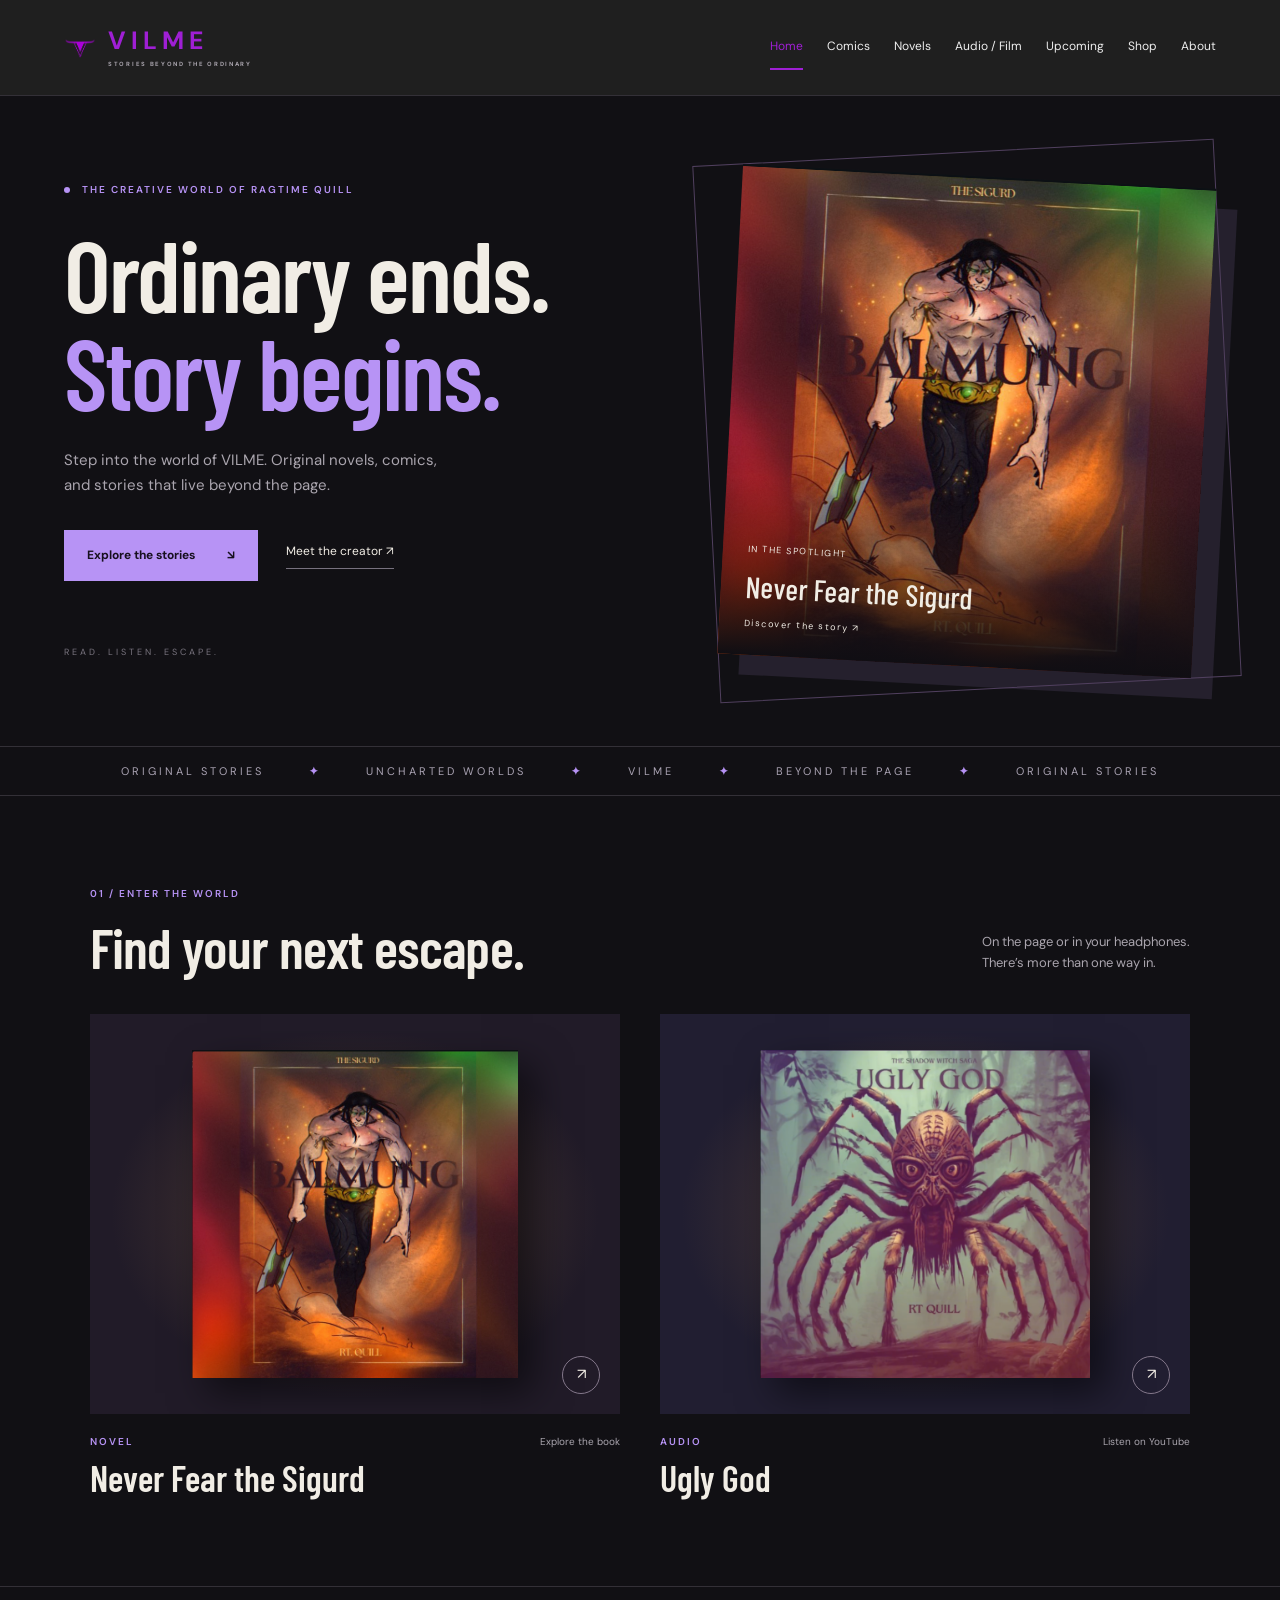
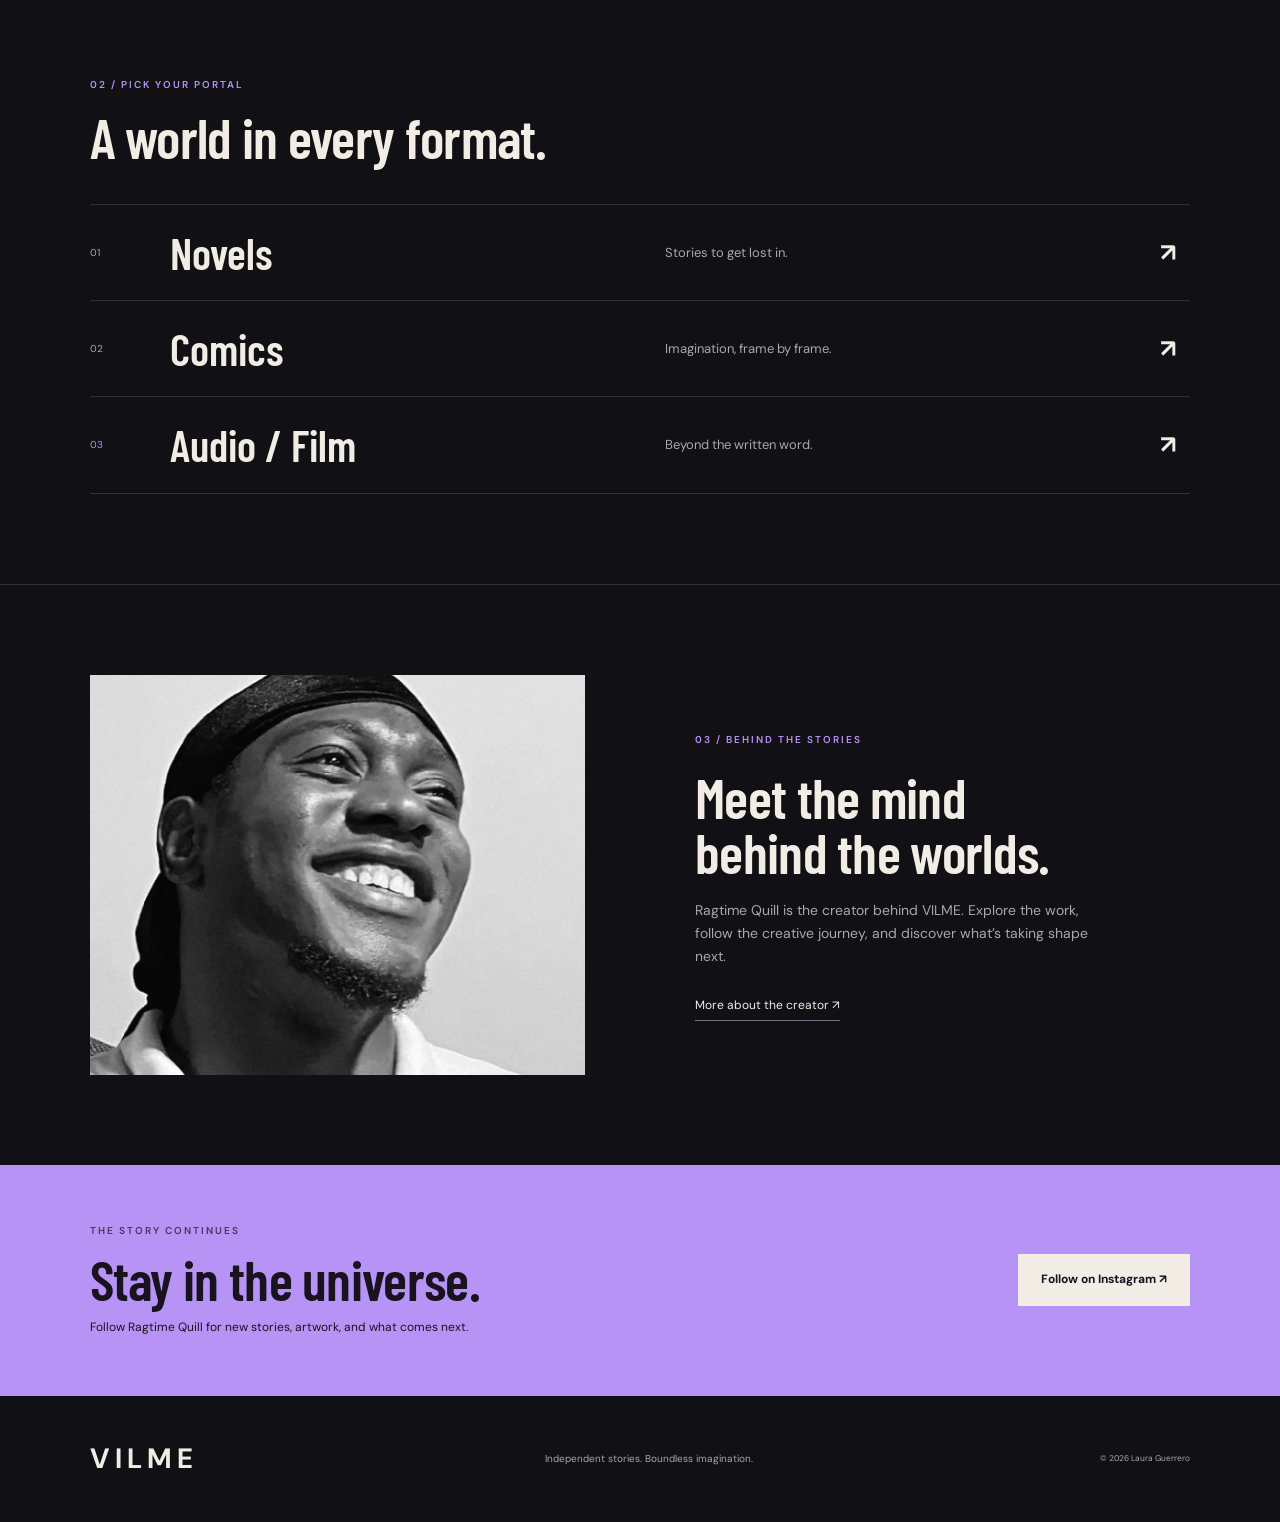
<file: index.html>
<!doctype html>
<html lang="en">
  <head>
    <meta charset="utf-8">
    <meta name="viewport" content="width=device-width,initial-scale=1">
    <title>Stories beyond the ordinary — VILME</title>
    <meta name="description" content="Explore VILME: novels, comics, audio and film by Ragtime Quill.">
    <link rel="stylesheet" href="css/site.css">
    <script src="site.js" defer></script>
  </head>
  <body>
    <a class="skip" href="#main">Skip to content</a>
    <!-- Navigation is repeated on each page. Keep the links in sync when adding or renaming a page. -->
    <header>
      <a class="brand" href="index.html"><img src="images/logo.png" alt="">VILME<span>STORIES BEYOND THE ORDINARY</span></a>
      <button class="menu" aria-expanded="false" aria-controls="navigation">Menu <span>＋</span></button>
      <nav id="navigation" aria-label="Main navigation">
        <a href="index.html" aria-current="page">Home</a>
        <a href="comics.html" >Comics</a>
        <a href="novels.html" >Novels</a>
        <a href="film.html" >Audio / Film</a>
        <a href="upcoming.html" >Upcoming</a>
        <a href="shop.html" >Shop</a>
        <a href="about.html" >About</a>
      </nav>
    </header>
    <main id="main">
      <!-- Homepage hero. Edit the headline, intro, and spotlight artwork here. -->
      <section class="hero">
        <div class="hero-copy">
          <span class="eyebrow"><i></i> THE CREATIVE WORLD OF RAGTIME QUILL</span>
          <h1>Ordinary ends.<br><em>Story begins.</em></h1>
          <p>Step into the world of VILME. Original novels, comics, and stories that live beyond the page.</p>
          <div class="actions">
            <a class="button" href="#selected">Explore the stories <span>↘</span></a>
            <a class="text-link" href="about.html">Meet the creator ↗</a>
          </div>
          <span class="hero-note">READ. LISTEN. ESCAPE.</span>
        </div>
        <a class="hero-art" href="novels/novel1.html" aria-label="Explore Never Fear the Sigurd">
          <img src="images/novels/book1.png" alt="Illustrated cover of Never Fear the Sigurd">
          <div class="art-caption">
            <span>IN THE SPOTLIGHT</span>
            <strong>Never Fear the Sigurd</strong>
            <span>Discover the story ↗</span>
          </div>
        </a>
      </section>
      <div class="ticker" aria-hidden="true">ORIGINAL STORIES <b>✦</b> UNCHARTED WORLDS <b>✦</b> VILME <b>✦</b> BEYOND THE PAGE <b>✦</b> ORIGINAL STORIES</div>
      <!-- Featured work cards. Each card has its own link, image, and title. -->
      <section class="section" id="selected">
        <div class="section-heading">
          <div>
            <span class="eyebrow">01 / ENTER THE WORLD</span>
            <h2>Find your next escape.</h2>
          </div>
          <p>On the page or in your headphones.<br>There’s more than one way in.</p>
        </div>
        <div class="works">
          <a class="work" href="novels/novel1.html">
            <div class="work-image">
              <img src="images/novels/book1.png" alt="Never Fear the Sigurd cover" loading="lazy">
              <span class="round-arrow">↗</span>
            </div>
            <div class="work-meta">
              <span class="eyebrow">NOVEL</span>
              <span>Explore the book</span>
            </div>
            <h3>Never Fear the Sigurd</h3>
          </a>
          <a class="work" href="https://www.youtube.com/watch?v=ad5lu7HoI8E">
            <div class="work-image">
              <img src="images/audio/audio1.png" alt="Ugly God cover" loading="lazy">
              <span class="round-arrow">↗</span>
            </div>
            <div class="work-meta">
              <span class="eyebrow">AUDIO</span>
              <span>Listen on YouTube</span>
            </div>
            <h3>Ugly God</h3>
          </a>
        </div>
      </section>
      <!-- Links to the main story categories. -->
      <section class="worlds section">
        <span class="eyebrow">02 / PICK YOUR PORTAL</span>
        <h2>A world in every format.</h2>
        <div class="portal-list">
          <a href="novels.html">
            <span>01</span>
            <h3>Novels</h3>
            <p>Stories to get lost in.</p>
            <b>↗</b>
          </a>
          <a href="comics.html">
            <span>02</span>
            <h3>Comics</h3>
            <p>Imagination, frame by frame.</p>
            <b>↗</b>
          </a>
          <a href="film.html">
            <span>03</span>
            <h3>Audio / Film</h3>
            <p>Beyond the written word.</p>
            <b>↗</b>
          </a>
        </div>
      </section>
      <!-- Creator preview. Edit the full biography in about.html. -->
      <section class="creator section">
        <img src="images/about/person.jpg" alt="Ragtime Quill" loading="lazy">
        <div>
          <span class="eyebrow">03 / BEHIND THE STORIES</span>
          <h2>Meet the mind<br>behind the worlds.</h2>
          <p>Ragtime Quill is the creator behind VILME. Explore the work, follow the creative journey, and discover what’s taking shape next.</p>
          <a class="text-link" href="about.html">More about the creator ↗</a>
        </div>
      </section>
    </main>
    <!-- Instagram callout. Keep the profile link in sync across pages. -->
    <section class="follow">
      <div>
        <span class="eyebrow">THE STORY CONTINUES</span>
        <h2>Stay in the universe.</h2>
        <p>Follow Ragtime Quill for new stories, artwork, and what comes next.</p>
      </div>
      <a class="button light" href="https://www.instagram.com/rt_quill/" target="_blank" rel="noopener noreferrer">Follow on Instagram ↗</a>
    </section>
    <footer>
      <a class="wordmark" href="index.html">VILME</a>
      <span>Independent stories. Boundless imagination.</span>
      <small>© 2026 Laura Guerrero</small>
    </footer>
  </body>
</html>
</file>
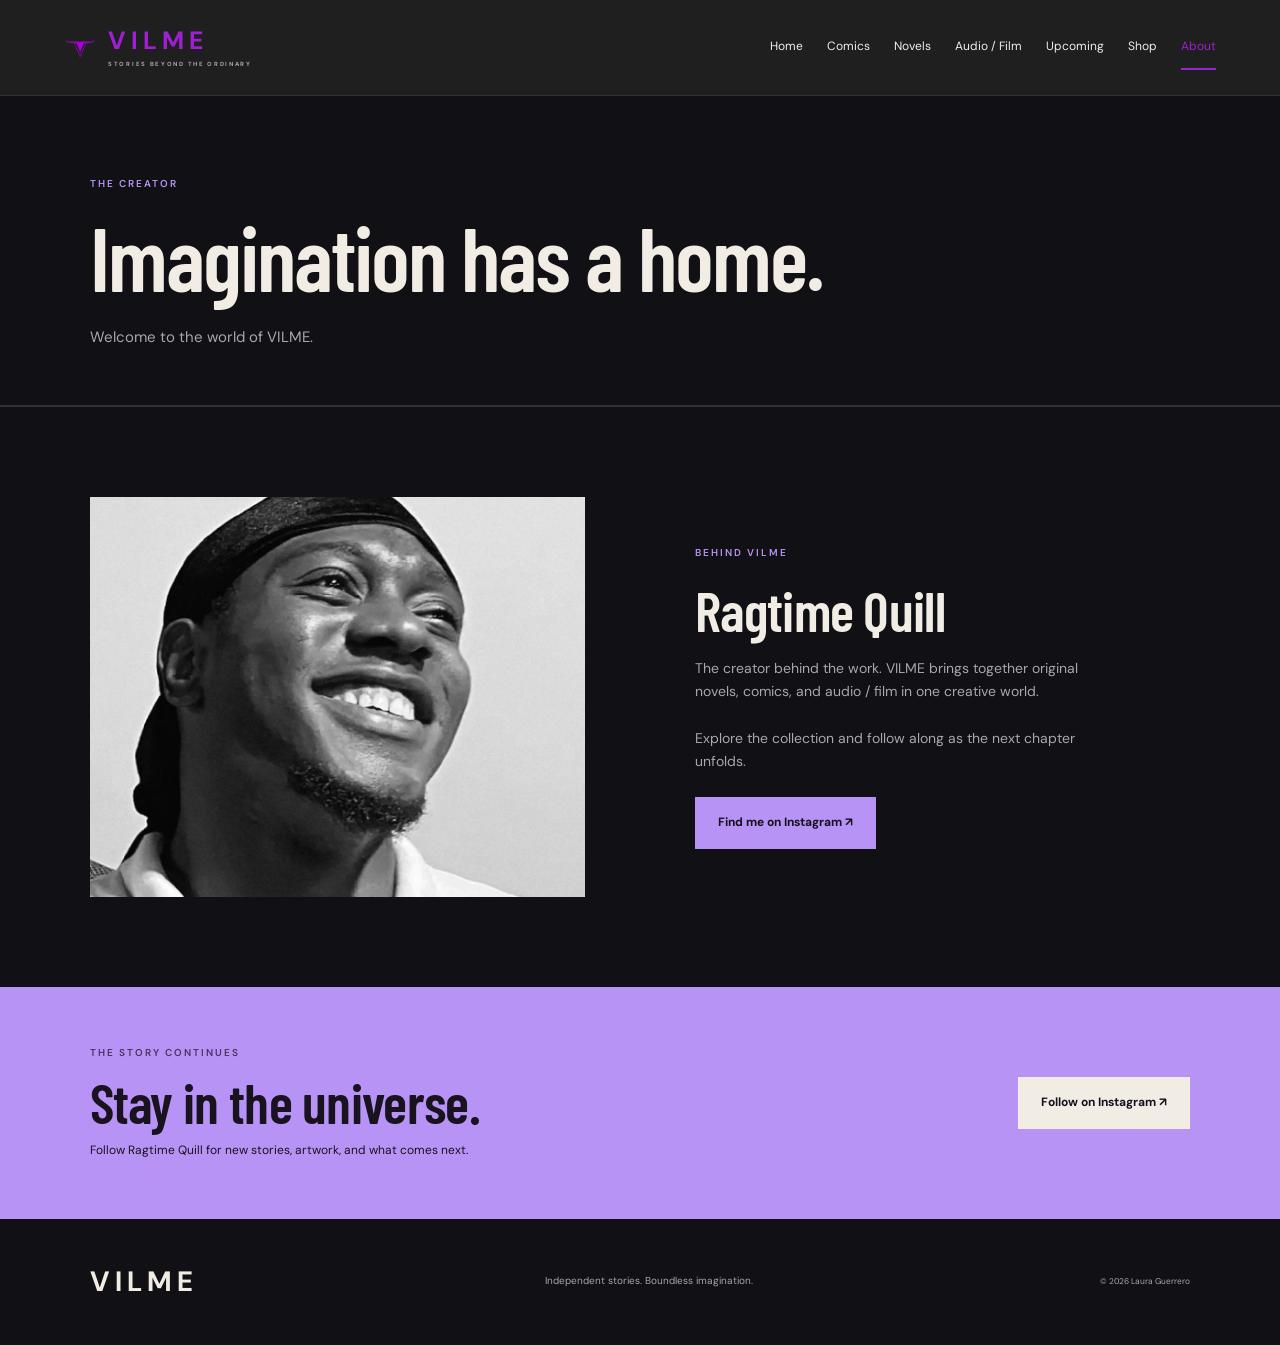
<file: about.html>
<!doctype html>
<html lang="en">
  <head>
    <meta charset="utf-8">
    <meta name="viewport" content="width=device-width,initial-scale=1">
    <title>About — VILME</title>
    <meta name="description" content="Explore VILME: novels, comics, audio and film by Ragtime Quill.">
    <link rel="stylesheet" href="css/site.css">
    <script src="site.js" defer></script>
  </head>
  <body>
    <a class="skip" href="#main">Skip to content</a>
    <!-- Navigation is repeated on each page. Keep the links in sync when adding or renaming a page. -->
    <header>
      <a class="brand" href="index.html"><img src="images/logo.png" alt="">VILME<span>STORIES BEYOND THE ORDINARY</span></a>
      <button class="menu" aria-expanded="false" aria-controls="navigation">Menu <span>＋</span></button>
      <nav id="navigation" aria-label="Main navigation">
        <a href="index.html" >Home</a>
        <a href="comics.html" >Comics</a>
        <a href="novels.html" >Novels</a>
        <a href="film.html" >Audio / Film</a>
        <a href="upcoming.html" >Upcoming</a>
        <a href="shop.html" >Shop</a>
        <a href="about.html" aria-current="page">About</a>
      </nav>
    </header>
    <main id="main">
      <section class="page-intro">
        <span class="eyebrow">THE CREATOR</span>
        <h1>Imagination has a home.</h1>
        <p>Welcome to the world of VILME.</p>
      </section>
      <!-- Creator biography and portrait. -->
      <section class="creator section about">
        <img src="images/about/person.jpg" alt="Ragtime Quill">
        <div>
          <span class="eyebrow">BEHIND VILME</span>
          <h2>Ragtime Quill</h2>
          <p>The creator behind the work. VILME brings together original novels, comics, and audio / film in one creative world.</p>
          <p>Explore the collection and follow along as the next chapter unfolds.</p>
          <a class="button" href="https://www.instagram.com/rt_quill/">Find me on Instagram ↗</a>
        </div>
      </section>
    </main>
    <!-- Instagram callout. Keep the profile link in sync across pages. -->
    <section class="follow">
      <div>
        <span class="eyebrow">THE STORY CONTINUES</span>
        <h2>Stay in the universe.</h2>
        <p>Follow Ragtime Quill for new stories, artwork, and what comes next.</p>
      </div>
      <a class="button light" href="https://www.instagram.com/rt_quill/" target="_blank" rel="noopener noreferrer">Follow on Instagram ↗</a>
    </section>
    <footer>
      <a class="wordmark" href="index.html">VILME</a>
      <span>Independent stories. Boundless imagination.</span>
      <small>© 2026 Laura Guerrero</small>
    </footer>
  </body>
</html>
</file>
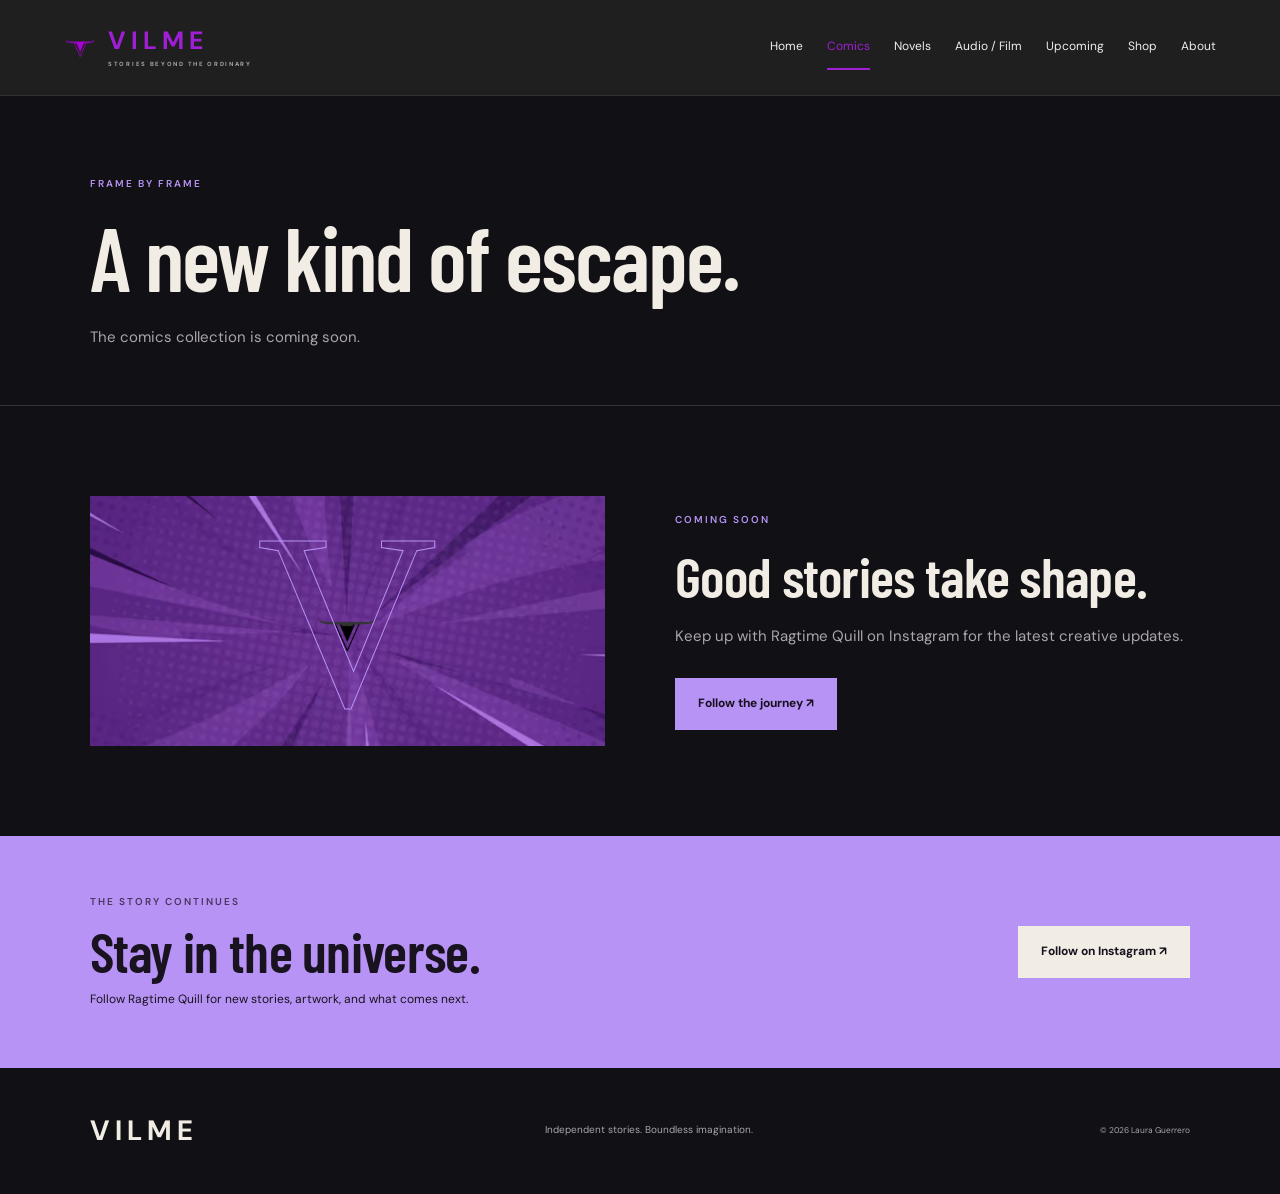
<file: comics.html>
<!doctype html>
<html lang="en">
  <head>
    <meta charset="utf-8">
    <meta name="viewport" content="width=device-width,initial-scale=1">
    <title>Frame By Frame — VILME</title>
    <meta name="description" content="Explore VILME: novels, comics, audio and film by Ragtime Quill.">
    <link rel="stylesheet" href="css/site.css">
    <script src="site.js" defer></script>
  </head>
  <body>
    <a class="skip" href="#main">Skip to content</a>
    <!-- Navigation is repeated on each page. Keep the links in sync when adding or renaming a page. -->
    <header>
      <a class="brand" href="index.html"><img src="images/logo.png" alt="">VILME<span>STORIES BEYOND THE ORDINARY</span></a>
      <button class="menu" aria-expanded="false" aria-controls="navigation">Menu <span>＋</span></button>
      <nav id="navigation" aria-label="Main navigation">
        <a href="index.html" >Home</a>
        <a href="comics.html" aria-current="page">Comics</a>
        <a href="novels.html" >Novels</a>
        <a href="film.html" >Audio / Film</a>
        <a href="upcoming.html" >Upcoming</a>
        <a href="shop.html" >Shop</a>
        <a href="about.html" >About</a>
      </nav>
    </header>
    <main id="main">
      <section class="page-intro">
        <span class="eyebrow">FRAME BY FRAME</span>
        <h1>A new kind of escape.</h1>
        <p>The comics collection is coming soon.</p>
      </section>
      <!-- Comics announcement. Replace this block when a series is ready to feature. -->
      <section class="announcement section">
        <span class="outline-v" aria-hidden="true">V</span>
        <div>
          <span class="eyebrow">COMING SOON</span>
          <h2>Good stories take shape.</h2>
          <p>Keep up with Ragtime Quill on Instagram for the latest creative updates.</p>
          <a class="button" href="https://www.instagram.com/rt_quill/">Follow the journey ↗</a>
        </div>
      </section>
    </main>
    <!-- Instagram callout. Keep the profile link in sync across pages. -->
    <section class="follow">
      <div>
        <span class="eyebrow">THE STORY CONTINUES</span>
        <h2>Stay in the universe.</h2>
        <p>Follow Ragtime Quill for new stories, artwork, and what comes next.</p>
      </div>
      <a class="button light" href="https://www.instagram.com/rt_quill/" target="_blank" rel="noopener noreferrer">Follow on Instagram ↗</a>
    </section>
    <footer>
      <a class="wordmark" href="index.html">VILME</a>
      <span>Independent stories. Boundless imagination.</span>
      <small>© 2026 Laura Guerrero</small>
    </footer>
  </body>
</html>
</file>
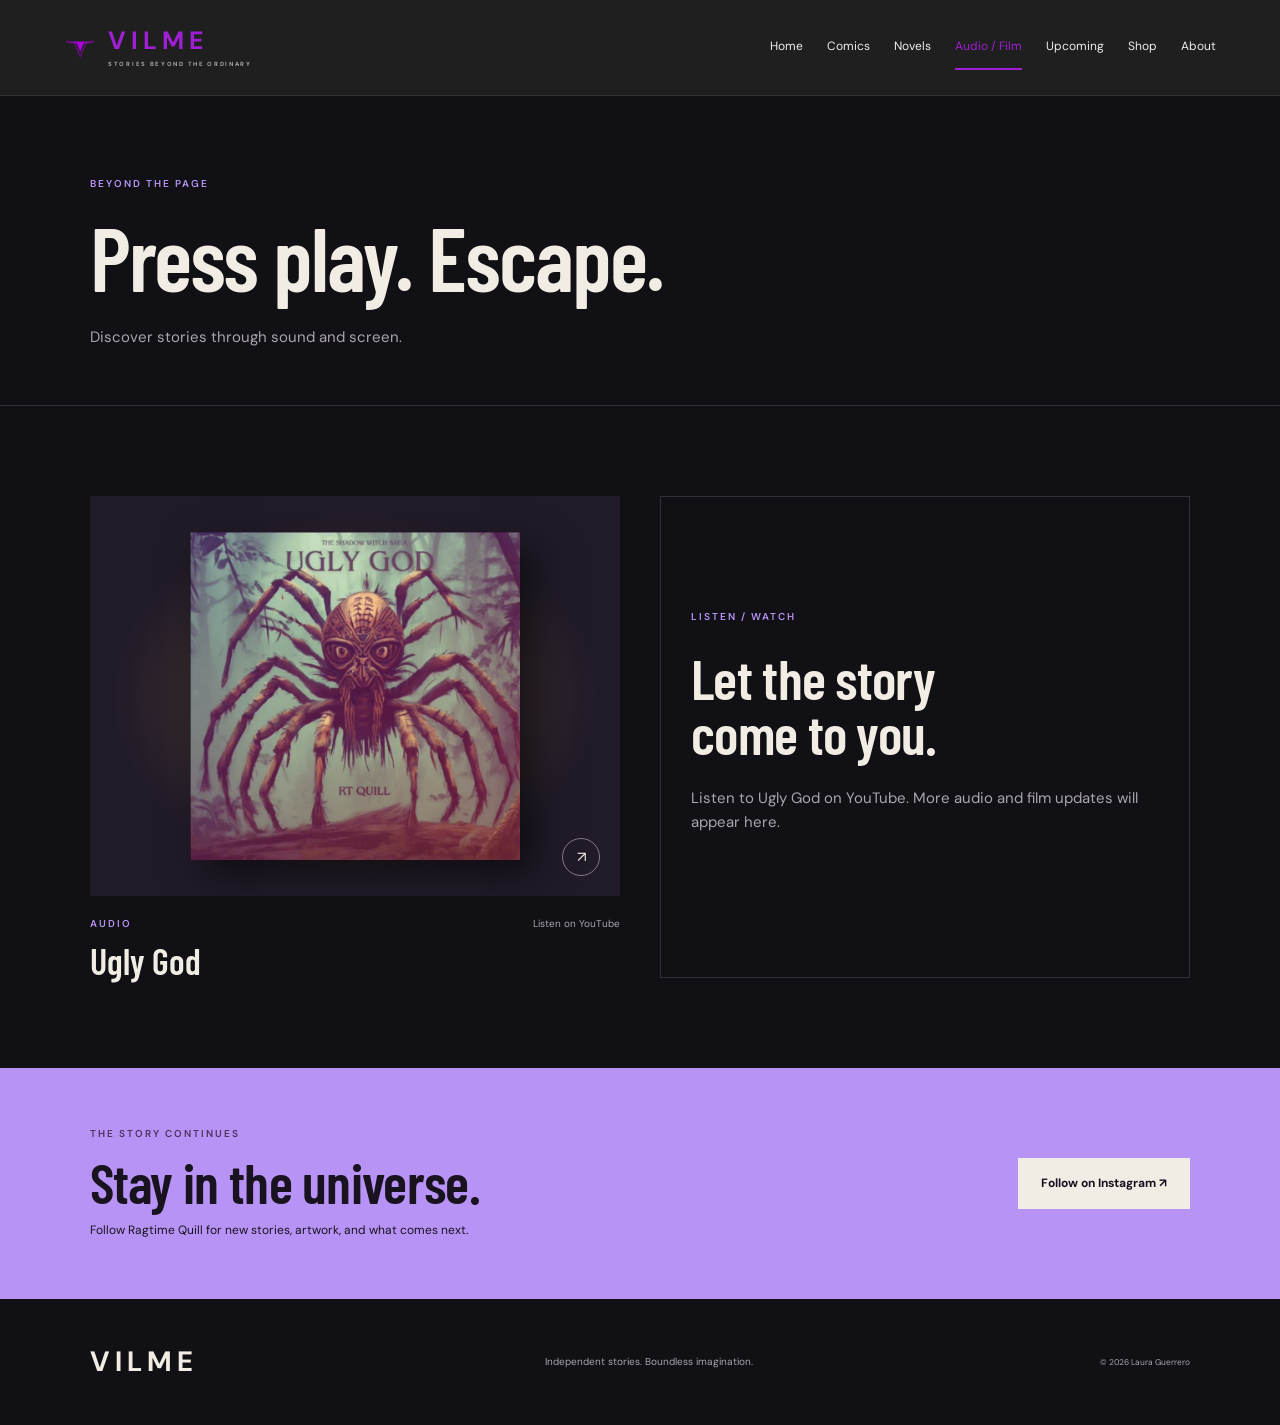
<file: film.html>
<!doctype html>
<html lang="en">
  <head>
    <meta charset="utf-8">
    <meta name="viewport" content="width=device-width,initial-scale=1">
    <title>Audio / Film — VILME</title>
    <meta name="description" content="Explore VILME: novels, comics, audio and film by Ragtime Quill.">
    <link rel="stylesheet" href="css/site.css">
    <script src="site.js" defer></script>
  </head>
  <body>
    <a class="skip" href="#main">Skip to content</a>
    <!-- Navigation is repeated on each page. Keep the links in sync when adding or renaming a page. -->
    <header>
      <a class="brand" href="index.html"><img src="images/logo.png" alt="">VILME<span>STORIES BEYOND THE ORDINARY</span></a>
      <button class="menu" aria-expanded="false" aria-controls="navigation">Menu <span>＋</span></button>
      <nav id="navigation" aria-label="Main navigation">
        <a href="index.html" >Home</a>
        <a href="comics.html" >Comics</a>
        <a href="novels.html" >Novels</a>
        <a href="film.html" aria-current="page">Audio / Film</a>
        <a href="upcoming.html" >Upcoming</a>
        <a href="shop.html" >Shop</a>
        <a href="about.html" >About</a>
      </nav>
    </header>
    <main id="main">
      <section class="page-intro">
        <span class="eyebrow">BEYOND THE PAGE</span>
        <h1>Press play. Escape.</h1>
        <p>Discover stories through sound and screen.</p>
      </section>
      <!-- Audio and film listings. Edit the listening link and artwork inside the audio card. -->
      <section class="section works">
        <a class="work" href="https://www.youtube.com/watch?v=ad5lu7HoI8E">
          <div class="work-image">
            <img src="images/audio/audio1.png" alt="Ugly God cover" loading="lazy">
            <span class="round-arrow">↗</span>
          </div>
          <div class="work-meta">
            <span class="eyebrow">AUDIO</span>
            <span>Listen on YouTube</span>
          </div>
          <h3>Ugly God</h3>
        </a>
        <aside class="coming">
          <span class="eyebrow">LISTEN / WATCH</span>
          <h2>Let the story<br>come to you.</h2>
          <p>Listen to Ugly God on YouTube. More audio and film updates will appear here.</p>
        </aside>
      </section>
    </main>
    <!-- Instagram callout. Keep the profile link in sync across pages. -->
    <section class="follow">
      <div>
        <span class="eyebrow">THE STORY CONTINUES</span>
        <h2>Stay in the universe.</h2>
        <p>Follow Ragtime Quill for new stories, artwork, and what comes next.</p>
      </div>
      <a class="button light" href="https://www.instagram.com/rt_quill/" target="_blank" rel="noopener noreferrer">Follow on Instagram ↗</a>
    </section>
    <footer>
      <a class="wordmark" href="index.html">VILME</a>
      <span>Independent stories. Boundless imagination.</span>
      <small>© 2026 Laura Guerrero</small>
    </footer>
  </body>
</html>
</file>
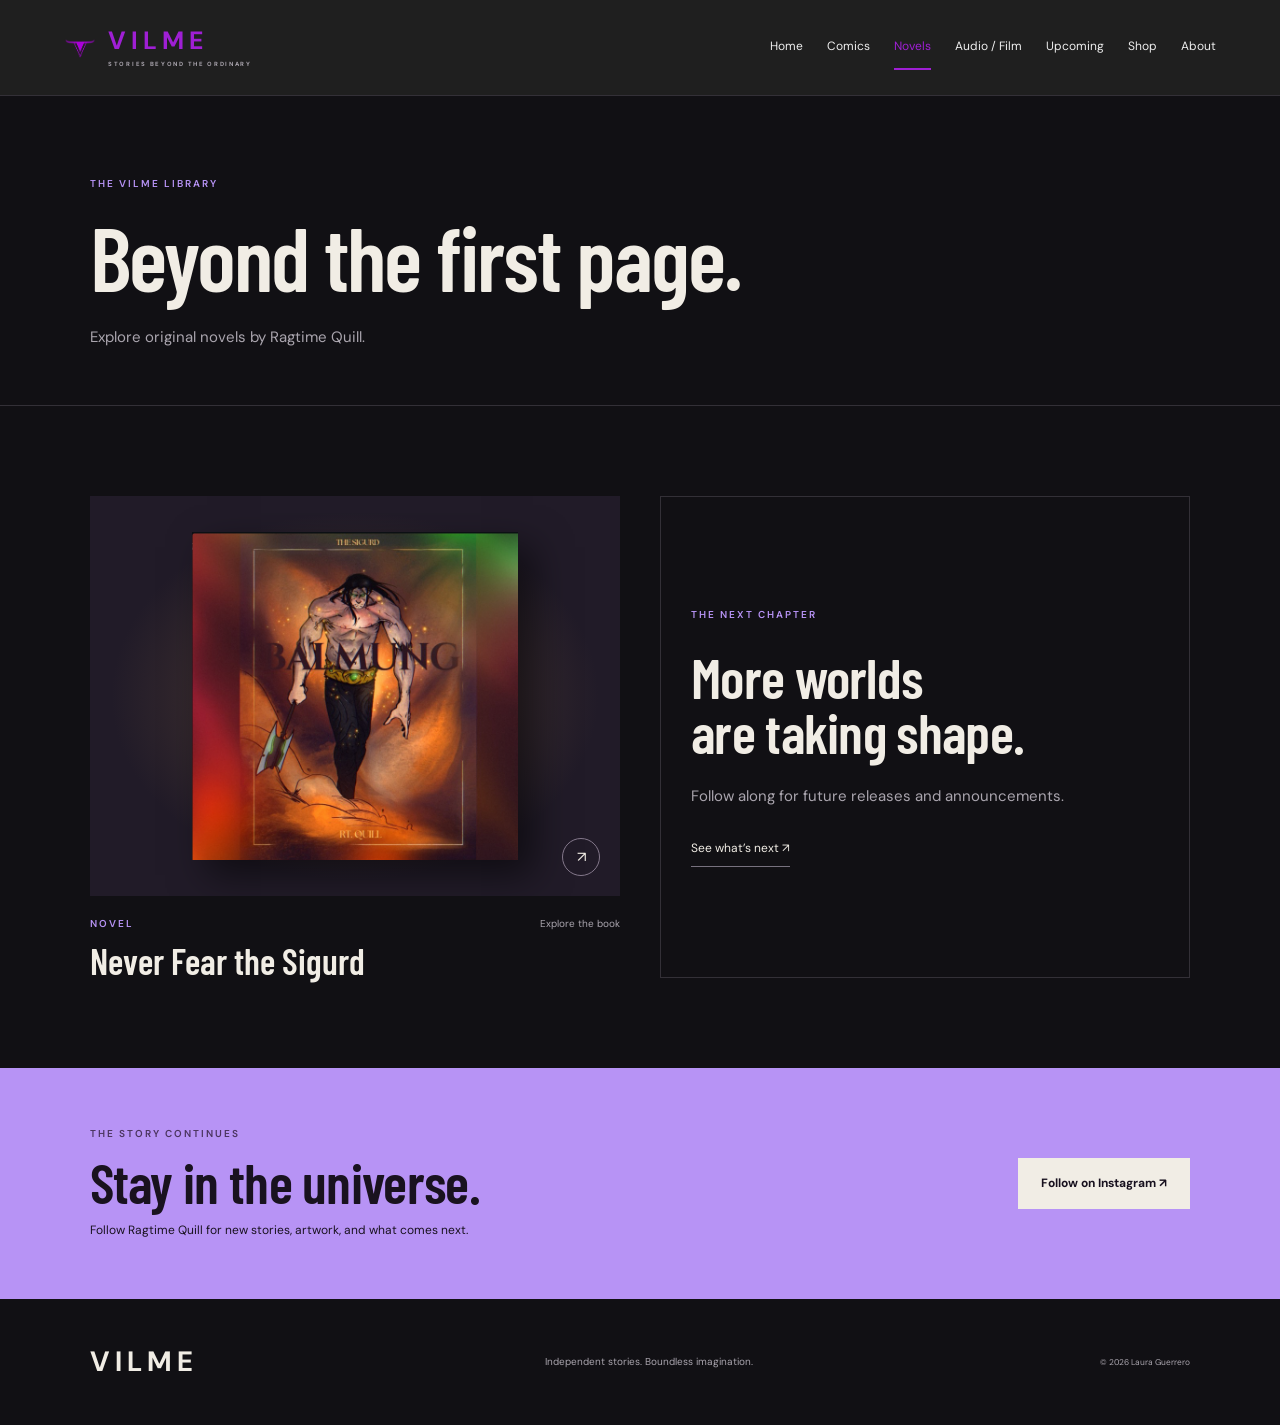
<file: novels.html>
<!doctype html>
<html lang="en">
  <head>
    <meta charset="utf-8">
    <meta name="viewport" content="width=device-width,initial-scale=1">
    <title>Novels — VILME</title>
    <meta name="description" content="Explore VILME: novels, comics, audio and film by Ragtime Quill.">
    <link rel="stylesheet" href="css/site.css">
    <script src="site.js" defer></script>
  </head>
  <body>
    <a class="skip" href="#main">Skip to content</a>
    <!-- Navigation is repeated on each page. Keep the links in sync when adding or renaming a page. -->
    <header>
      <a class="brand" href="index.html"><img src="images/logo.png" alt="">VILME<span>STORIES BEYOND THE ORDINARY</span></a>
      <button class="menu" aria-expanded="false" aria-controls="navigation">Menu <span>＋</span></button>
      <nav id="navigation" aria-label="Main navigation">
        <a href="index.html" >Home</a>
        <a href="comics.html" >Comics</a>
        <a href="novels.html" aria-current="page">Novels</a>
        <a href="film.html" >Audio / Film</a>
        <a href="upcoming.html" >Upcoming</a>
        <a href="shop.html" >Shop</a>
        <a href="about.html" >About</a>
      </nav>
    </header>
    <main id="main">
      <section class="page-intro">
        <span class="eyebrow">THE VILME LIBRARY</span>
        <h1>Beyond the first page.</h1>
        <p>Explore original novels by Ragtime Quill.</p>
      </section>
      <!-- Novel listings. Each published book links to its page in novels/. -->
      <section class="section works">
        <a class="work" href="novels/novel1.html">
          <div class="work-image">
            <img src="images/novels/book1.png" alt="Never Fear the Sigurd cover" loading="lazy">
            <span class="round-arrow">↗</span>
          </div>
          <div class="work-meta">
            <span class="eyebrow">NOVEL</span>
            <span>Explore the book</span>
          </div>
          <h3>Never Fear the Sigurd</h3>
        </a>
        <aside class="coming">
          <span class="eyebrow">THE NEXT CHAPTER</span>
          <h2>More worlds<br>are taking shape.</h2>
          <p>Follow along for future releases and announcements.</p>
          <a class="text-link" href="upcoming.html">See what’s next ↗</a>
        </aside>
      </section>
    </main>
    <!-- Instagram callout. Keep the profile link in sync across pages. -->
    <section class="follow">
      <div>
        <span class="eyebrow">THE STORY CONTINUES</span>
        <h2>Stay in the universe.</h2>
        <p>Follow Ragtime Quill for new stories, artwork, and what comes next.</p>
      </div>
      <a class="button light" href="https://www.instagram.com/rt_quill/" target="_blank" rel="noopener noreferrer">Follow on Instagram ↗</a>
    </section>
    <footer>
      <a class="wordmark" href="index.html">VILME</a>
      <span>Independent stories. Boundless imagination.</span>
      <small>© 2026 Laura Guerrero</small>
    </footer>
  </body>
</html>
</file>
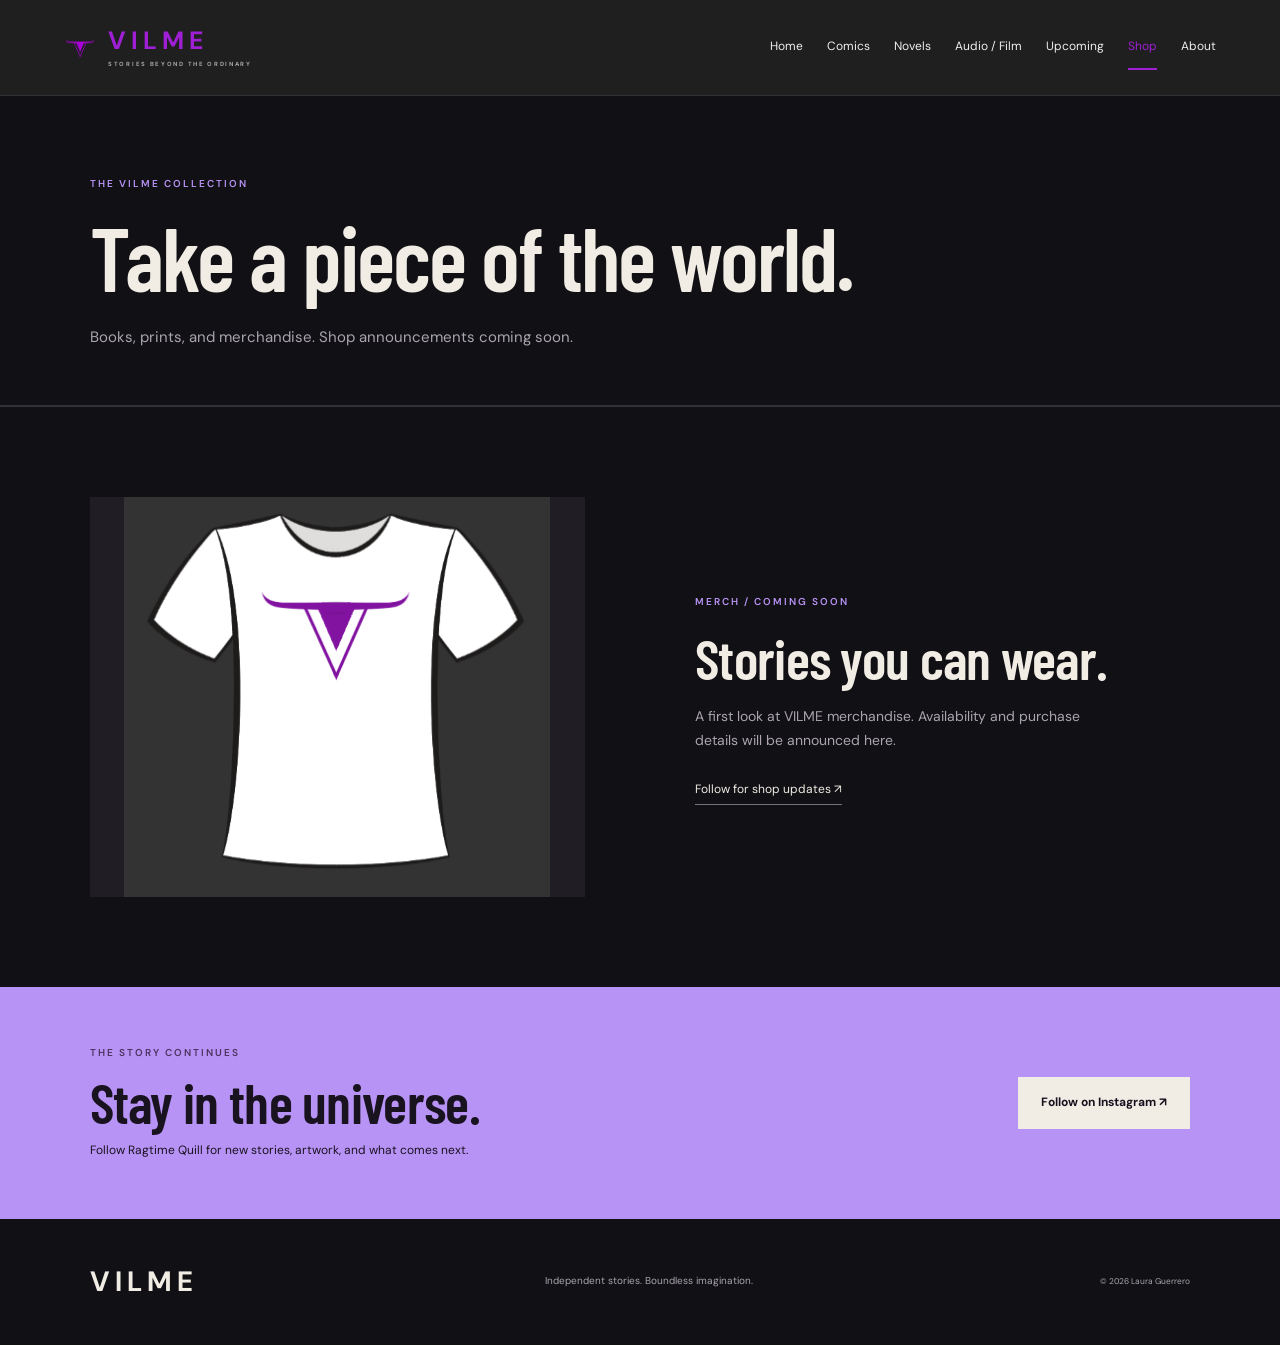
<file: shop.html>
<!doctype html>
<html lang="en">
  <head>
    <meta charset="utf-8">
    <meta name="viewport" content="width=device-width,initial-scale=1">
    <title>Shop — VILME</title>
    <meta name="description" content="Explore VILME: novels, comics, audio and film by Ragtime Quill.">
    <link rel="stylesheet" href="css/site.css">
    <script src="site.js" defer></script>
  </head>
  <body>
    <a class="skip" href="#main">Skip to content</a>
    <!-- Navigation is repeated on each page. Keep the links in sync when adding or renaming a page. -->
    <header>
      <a class="brand" href="index.html"><img src="images/logo.png" alt="">VILME<span>STORIES BEYOND THE ORDINARY</span></a>
      <button class="menu" aria-expanded="false" aria-controls="navigation">Menu <span>＋</span></button>
      <nav id="navigation" aria-label="Main navigation">
        <a href="index.html" >Home</a>
        <a href="comics.html" >Comics</a>
        <a href="novels.html" >Novels</a>
        <a href="film.html" >Audio / Film</a>
        <a href="upcoming.html" >Upcoming</a>
        <a href="shop.html" aria-current="page">Shop</a>
        <a href="about.html" >About</a>
      </nav>
    </header>
    <main id="main">
      <section class="page-intro">
        <span class="eyebrow">THE VILME COLLECTION</span>
        <h1>Take a piece of the world.</h1>
        <p>Books, prints, and merchandise. Shop announcements coming soon.</p>
      </section>
      <!-- Merchandise preview. Edit the image, description, and shop link together. -->
      <section class="creator section">
        <img class="merch" src="images/home/shirt.png" alt="VILME T-shirt preview">
        <div>
          <span class="eyebrow">MERCH / COMING SOON</span>
          <h2>Stories you can wear.</h2>
          <p>A first look at VILME merchandise. Availability and purchase details will be announced here.</p>
          <a class="text-link" href="https://www.instagram.com/rt_quill/">Follow for shop updates ↗</a>
        </div>
      </section>
    </main>
    <!-- Instagram callout. Keep the profile link in sync across pages. -->
    <section class="follow">
      <div>
        <span class="eyebrow">THE STORY CONTINUES</span>
        <h2>Stay in the universe.</h2>
        <p>Follow Ragtime Quill for new stories, artwork, and what comes next.</p>
      </div>
      <a class="button light" href="https://www.instagram.com/rt_quill/" target="_blank" rel="noopener noreferrer">Follow on Instagram ↗</a>
    </section>
    <footer>
      <a class="wordmark" href="index.html">VILME</a>
      <span>Independent stories. Boundless imagination.</span>
      <small>© 2026 Laura Guerrero</small>
    </footer>
  </body>
</html>
</file>
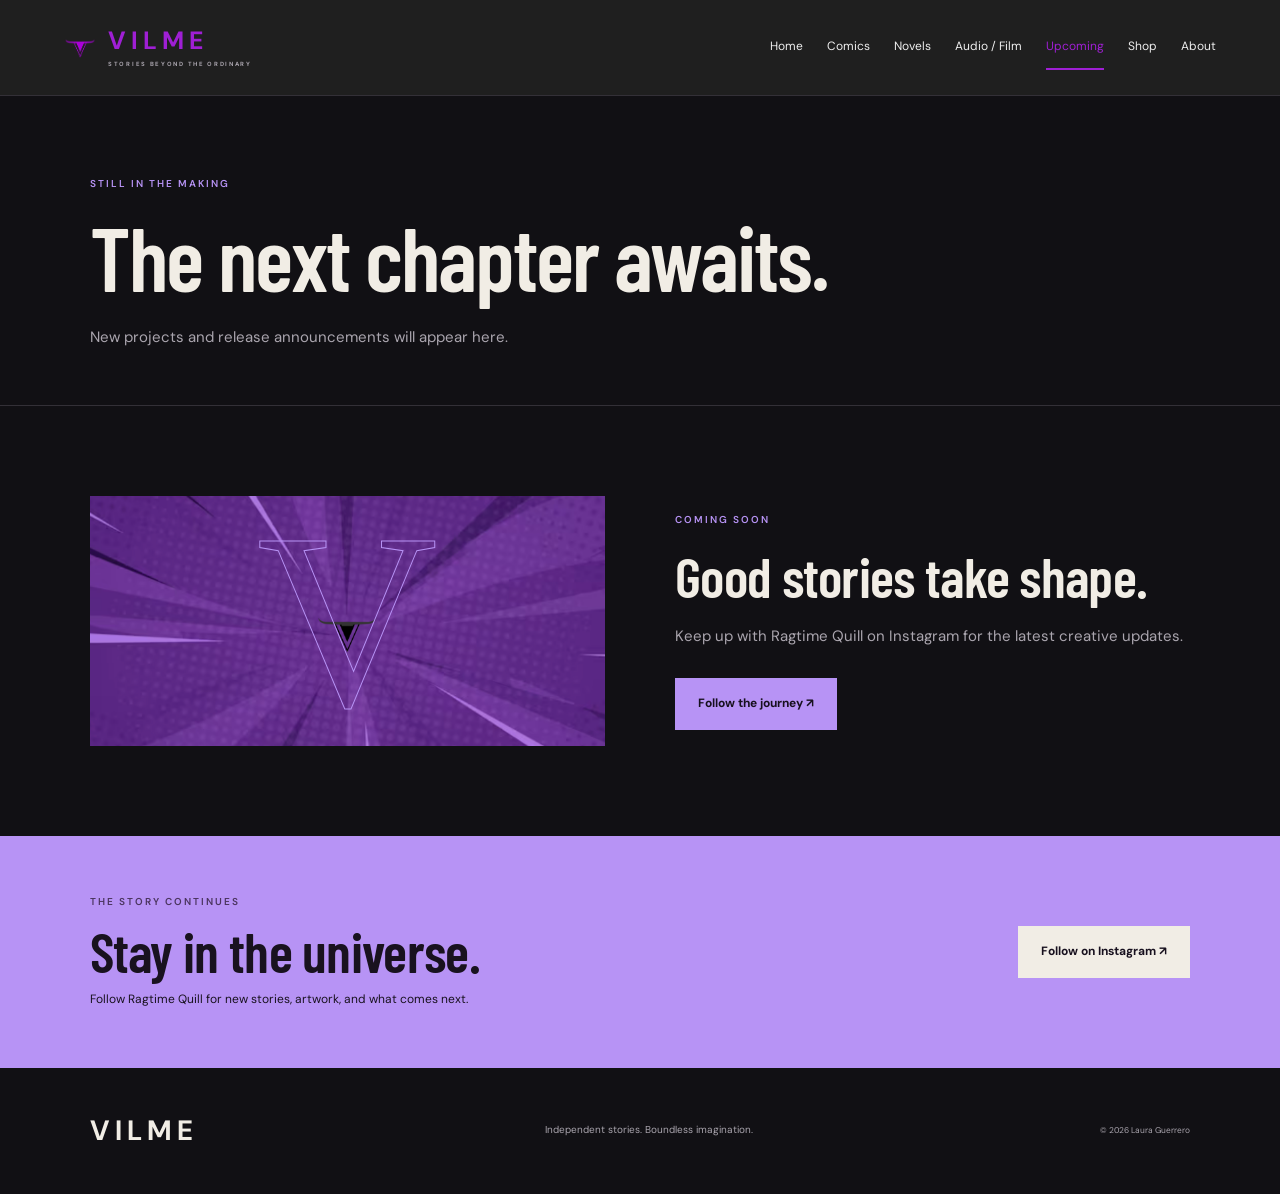
<file: upcoming.html>
<!doctype html>
<html lang="en">
  <head>
    <meta charset="utf-8">
    <meta name="viewport" content="width=device-width,initial-scale=1">
    <title>Still In The Making — VILME</title>
    <meta name="description" content="Explore VILME: novels, comics, audio and film by Ragtime Quill.">
    <link rel="stylesheet" href="css/site.css">
    <script src="site.js" defer></script>
  </head>
  <body>
    <a class="skip" href="#main">Skip to content</a>
    <!-- Navigation is repeated on each page. Keep the links in sync when adding or renaming a page. -->
    <header>
      <a class="brand" href="index.html"><img src="images/logo.png" alt="">VILME<span>STORIES BEYOND THE ORDINARY</span></a>
      <button class="menu" aria-expanded="false" aria-controls="navigation">Menu <span>＋</span></button>
      <nav id="navigation" aria-label="Main navigation">
        <a href="index.html" >Home</a>
        <a href="comics.html" >Comics</a>
        <a href="novels.html" >Novels</a>
        <a href="film.html" >Audio / Film</a>
        <a href="upcoming.html" aria-current="page">Upcoming</a>
        <a href="shop.html" >Shop</a>
        <a href="about.html" >About</a>
      </nav>
    </header>
    <main id="main">
      <section class="page-intro">
        <span class="eyebrow">STILL IN THE MAKING</span>
        <h1>The next chapter awaits.</h1>
        <p>New projects and release announcements will appear here.</p>
      </section>
      <!-- Upcoming release announcement and its link. -->
      <section class="announcement section">
        <span class="outline-v" aria-hidden="true">V</span>
        <div>
          <span class="eyebrow">COMING SOON</span>
          <h2>Good stories take shape.</h2>
          <p>Keep up with Ragtime Quill on Instagram for the latest creative updates.</p>
          <a class="button" href="https://www.instagram.com/rt_quill/">Follow the journey ↗</a>
        </div>
      </section>
    </main>
    <!-- Instagram callout. Keep the profile link in sync across pages. -->
    <section class="follow">
      <div>
        <span class="eyebrow">THE STORY CONTINUES</span>
        <h2>Stay in the universe.</h2>
        <p>Follow Ragtime Quill for new stories, artwork, and what comes next.</p>
      </div>
      <a class="button light" href="https://www.instagram.com/rt_quill/" target="_blank" rel="noopener noreferrer">Follow on Instagram ↗</a>
    </section>
    <footer>
      <a class="wordmark" href="index.html">VILME</a>
      <span>Independent stories. Boundless imagination.</span>
      <small>© 2026 Laura Guerrero</small>
    </footer>
  </body>
</html>
</file>
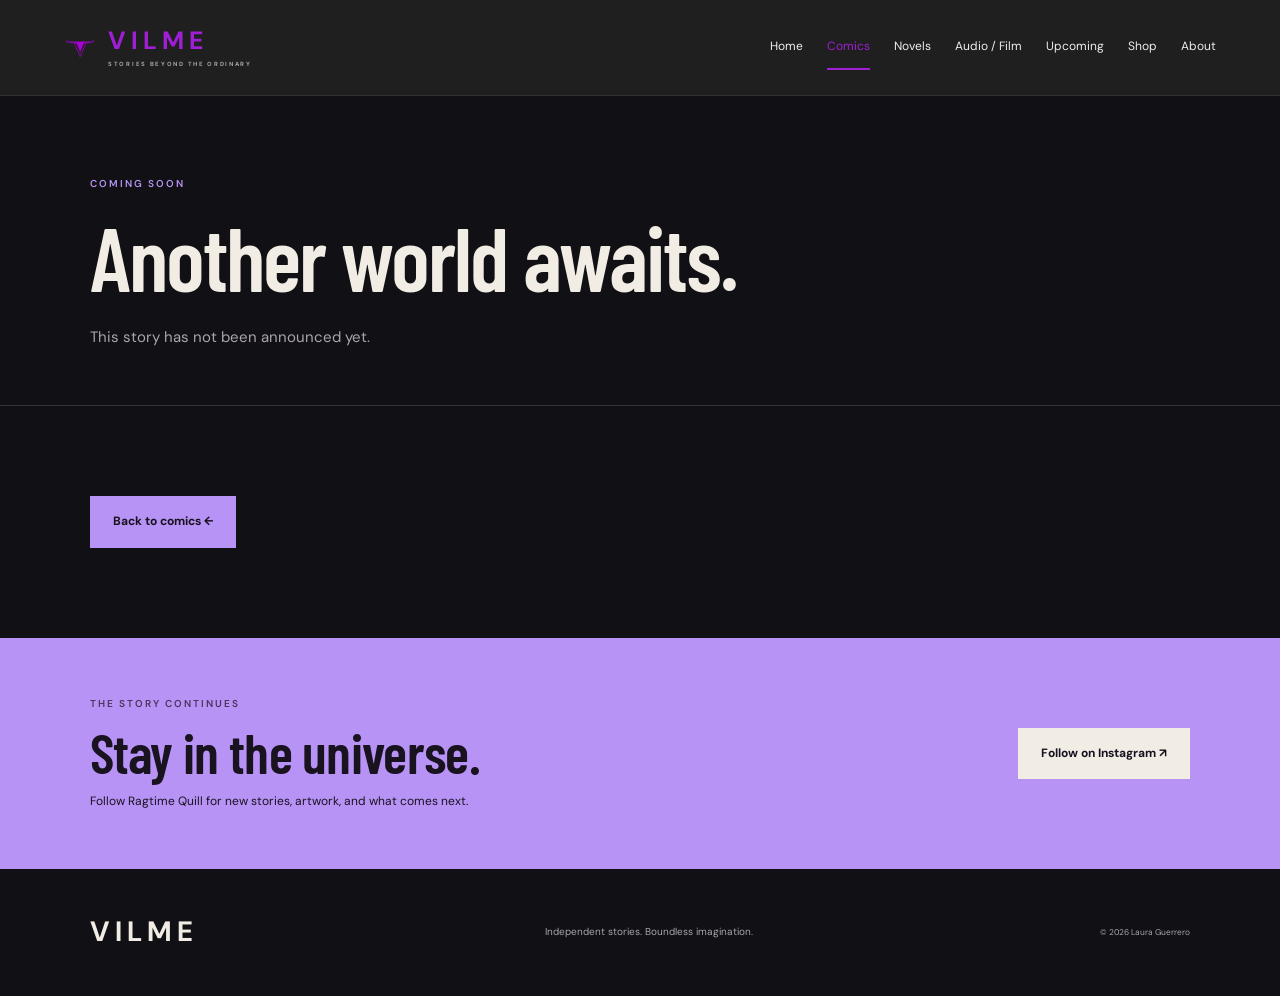
<file: comics/comic1.html>
<!doctype html>
<html lang="en">
  <head>
    <meta charset="utf-8">
    <meta name="viewport" content="width=device-width,initial-scale=1">
    <title>Coming soon — VILME</title>
    <meta name="description" content="Explore VILME: novels, comics, audio and film by Ragtime Quill.">
    <link rel="stylesheet" href="../css/site.css">
    <script src="../site.js" defer></script>
  </head>
  <body>
    <a class="skip" href="#main">Skip to content</a>
    <!-- Navigation is repeated on each page. Keep the links in sync when adding or renaming a page. -->
    <header>
      <a class="brand" href="../index.html"><img src="../images/logo.png" alt="">VILME<span>STORIES BEYOND THE ORDINARY</span></a>
      <button class="menu" aria-expanded="false" aria-controls="navigation">Menu <span>＋</span></button>
      <nav id="navigation" aria-label="Main navigation">
        <a href="../index.html" >Home</a>
        <a href="../comics.html" aria-current="page">Comics</a>
        <a href="../novels.html" >Novels</a>
        <a href="../film.html" >Audio / Film</a>
        <a href="../upcoming.html" >Upcoming</a>
        <a href="../shop.html" >Shop</a>
        <a href="../about.html" >About</a>
      </nav>
    </header>
    <main id="main">
      <!-- Placeholder for a future title. Update this intro when the story is announced. -->
      <section class="page-intro">
        <span class="eyebrow">COMING SOON</span>
        <h1>Another world awaits.</h1>
        <p>This story has not been announced yet.</p>
      </section>
      <section class="section">
        <a class="button" href="../comics.html">Back to comics ←</a>
      </section>
    </main>
    <!-- Instagram callout. Keep the profile link in sync across pages. -->
    <section class="follow">
      <div>
        <span class="eyebrow">THE STORY CONTINUES</span>
        <h2>Stay in the universe.</h2>
        <p>Follow Ragtime Quill for new stories, artwork, and what comes next.</p>
      </div>
      <a class="button light" href="https://www.instagram.com/rt_quill/" target="_blank" rel="noopener noreferrer">Follow on Instagram ↗</a>
    </section>
    <footer>
      <a class="wordmark" href="../index.html">VILME</a>
      <span>Independent stories. Boundless imagination.</span>
      <small>© 2026 Laura Guerrero</small>
    </footer>
  </body>
</html>
</file>
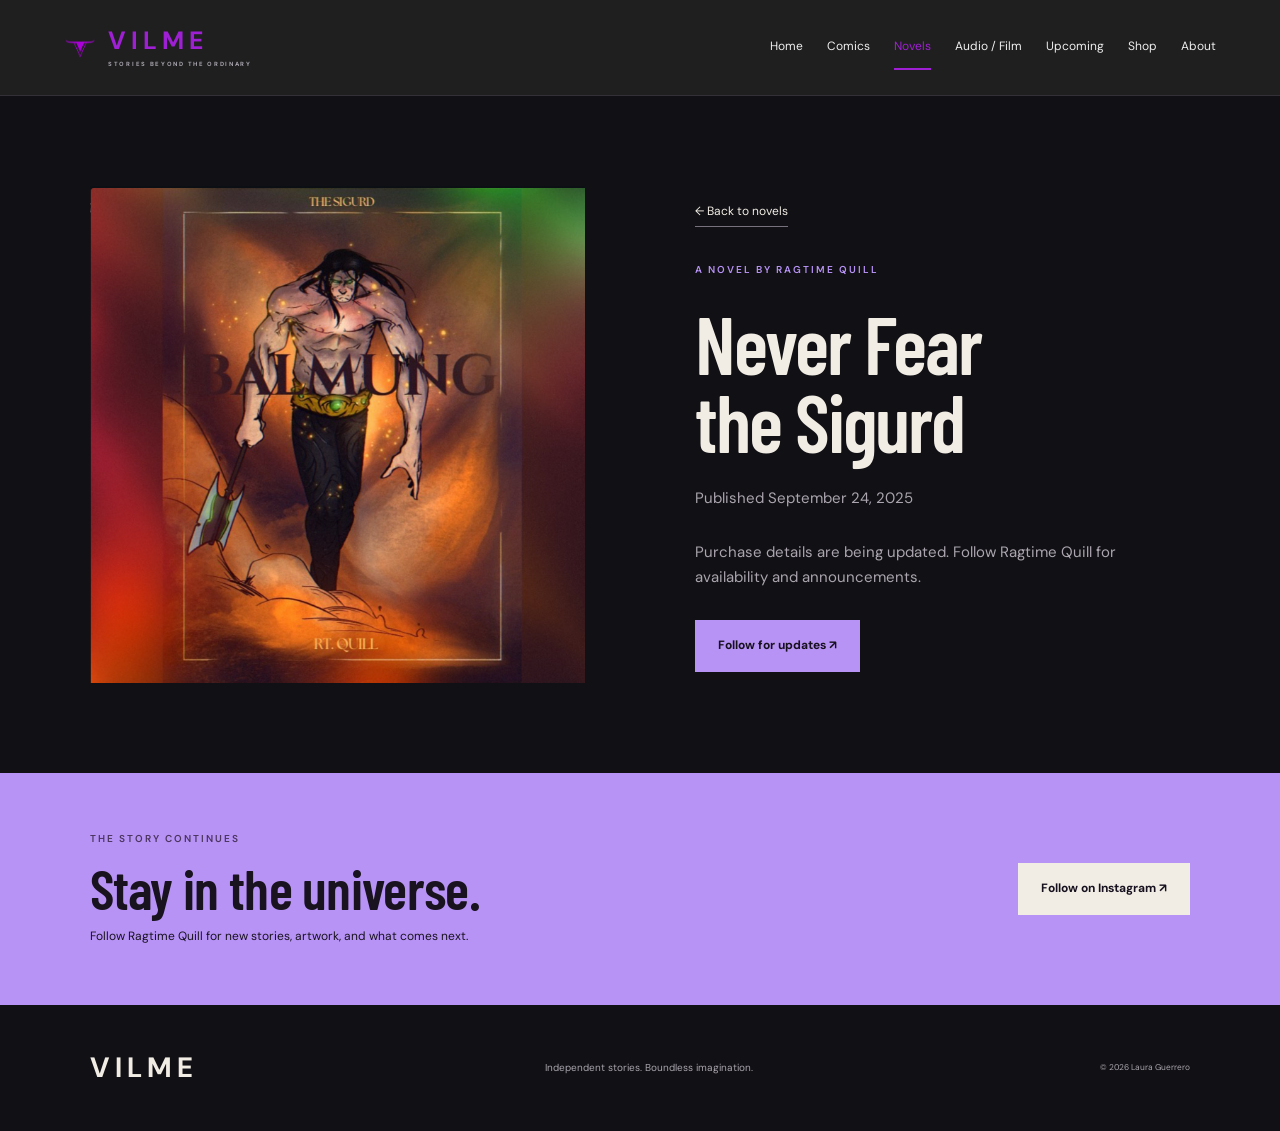
<file: novels/novel1.html>
<!doctype html>
<html lang="en">
  <head>
    <meta charset="utf-8">
    <meta name="viewport" content="width=device-width,initial-scale=1">
    <title>Never Fear the Sigurd — VILME</title>
    <meta name="description" content="Explore VILME: novels, comics, audio and film by Ragtime Quill.">
    <link rel="stylesheet" href="../css/site.css">
    <script src="../site.js" defer></script>
  </head>
  <body>
    <a class="skip" href="#main">Skip to content</a>
    <!-- Navigation is repeated on each page. Keep the links in sync when adding or renaming a page. -->
    <header>
      <a class="brand" href="../index.html"><img src="../images/logo.png" alt="">VILME<span>STORIES BEYOND THE ORDINARY</span></a>
      <button class="menu" aria-expanded="false" aria-controls="navigation">Menu <span>＋</span></button>
      <nav id="navigation" aria-label="Main navigation">
        <a href="../index.html" >Home</a>
        <a href="../comics.html" >Comics</a>
        <a href="../novels.html" aria-current="page">Novels</a>
        <a href="../film.html" >Audio / Film</a>
        <a href="../upcoming.html" >Upcoming</a>
        <a href="../shop.html" >Shop</a>
        <a href="../about.html" >About</a>
      </nav>
    </header>
    <main id="main">
      <!-- Book details. Edit the cover, synopsis, and availability information here. -->
      <section class="detail section">
        <img src="../images/novels/book1.png" alt="Never Fear the Sigurd cover">
        <div>
          <a class="text-link" href="../novels.html">← Back to novels</a>
          <span class="eyebrow">A NOVEL BY RAGTIME QUILL</span>
          <h1>Never Fear<br>the Sigurd</h1>
          <p>Published September 24, 2025</p>
          <p class="availability">Purchase details are being updated. Follow Ragtime Quill for availability and announcements.</p>
          <a class="button" href="https://www.instagram.com/rt_quill/">Follow for updates ↗</a>
        </div>
      </section>
    </main>
    <!-- Instagram callout. Keep the profile link in sync across pages. -->
    <section class="follow">
      <div>
        <span class="eyebrow">THE STORY CONTINUES</span>
        <h2>Stay in the universe.</h2>
        <p>Follow Ragtime Quill for new stories, artwork, and what comes next.</p>
      </div>
      <a class="button light" href="https://www.instagram.com/rt_quill/" target="_blank" rel="noopener noreferrer">Follow on Instagram ↗</a>
    </section>
    <footer>
      <a class="wordmark" href="../index.html">VILME</a>
      <span>Independent stories. Boundless imagination.</span>
      <small>© 2026 Laura Guerrero</small>
    </footer>
  </body>
</html>
</file>
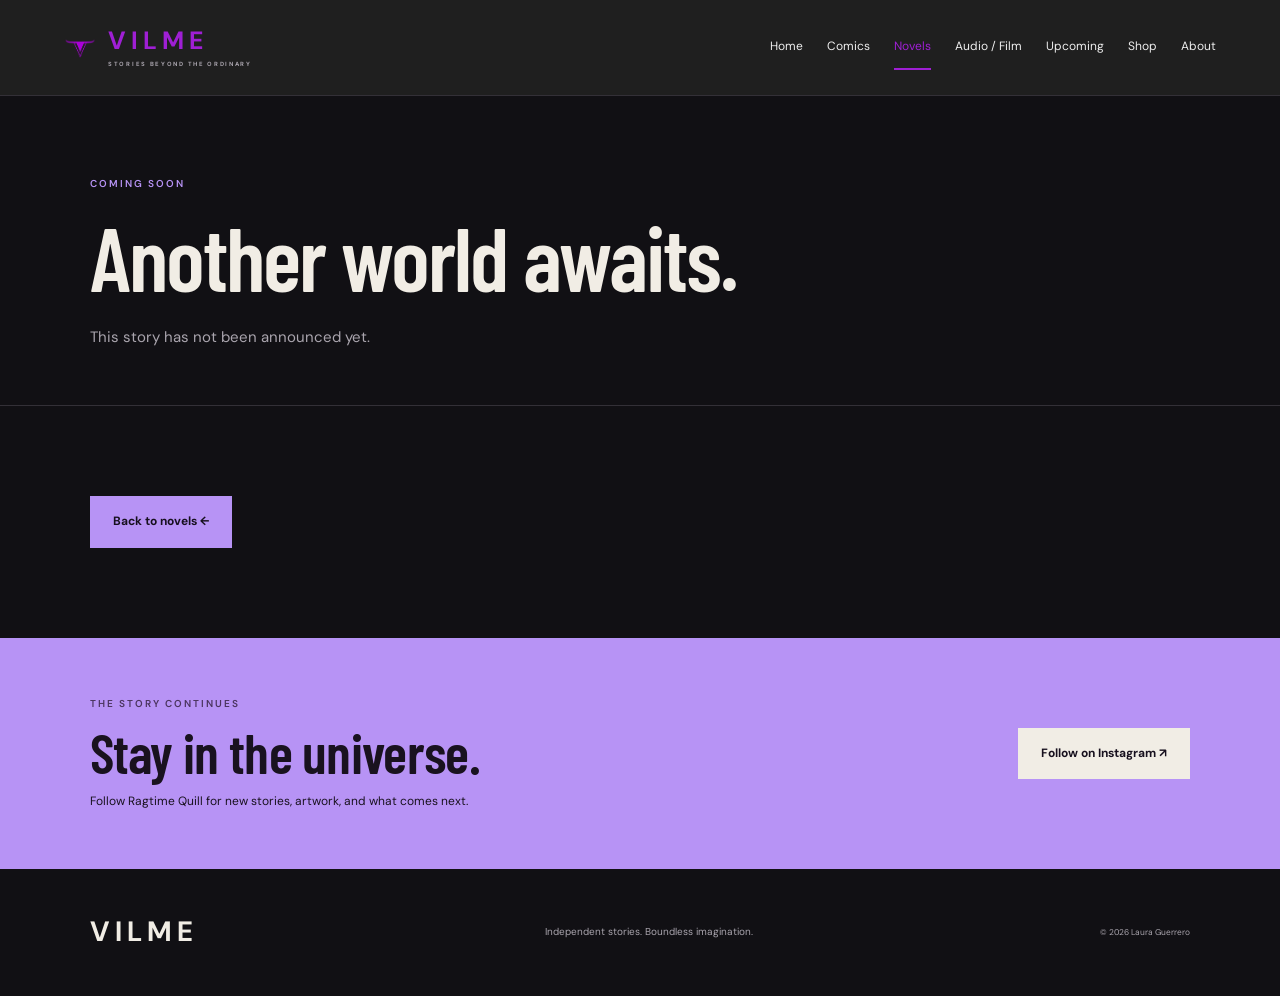
<file: novels/novel2.html>
<!doctype html>
<html lang="en">
  <head>
    <meta charset="utf-8">
    <meta name="viewport" content="width=device-width,initial-scale=1">
    <title>Coming soon — VILME</title>
    <meta name="description" content="Explore VILME: novels, comics, audio and film by Ragtime Quill.">
    <link rel="stylesheet" href="../css/site.css">
    <script src="../site.js" defer></script>
  </head>
  <body>
    <a class="skip" href="#main">Skip to content</a>
    <!-- Navigation is repeated on each page. Keep the links in sync when adding or renaming a page. -->
    <header>
      <a class="brand" href="../index.html"><img src="../images/logo.png" alt="">VILME<span>STORIES BEYOND THE ORDINARY</span></a>
      <button class="menu" aria-expanded="false" aria-controls="navigation">Menu <span>＋</span></button>
      <nav id="navigation" aria-label="Main navigation">
        <a href="../index.html" >Home</a>
        <a href="../comics.html" >Comics</a>
        <a href="../novels.html" aria-current="page">Novels</a>
        <a href="../film.html" >Audio / Film</a>
        <a href="../upcoming.html" >Upcoming</a>
        <a href="../shop.html" >Shop</a>
        <a href="../about.html" >About</a>
      </nav>
    </header>
    <main id="main">
      <!-- Placeholder for a future title. Update this intro when the story is announced. -->
      <section class="page-intro">
        <span class="eyebrow">COMING SOON</span>
        <h1>Another world awaits.</h1>
        <p>This story has not been announced yet.</p>
      </section>
      <section class="section">
        <a class="button" href="../novels.html">Back to novels ←</a>
      </section>
    </main>
    <!-- Instagram callout. Keep the profile link in sync across pages. -->
    <section class="follow">
      <div>
        <span class="eyebrow">THE STORY CONTINUES</span>
        <h2>Stay in the universe.</h2>
        <p>Follow Ragtime Quill for new stories, artwork, and what comes next.</p>
      </div>
      <a class="button light" href="https://www.instagram.com/rt_quill/" target="_blank" rel="noopener noreferrer">Follow on Instagram ↗</a>
    </section>
    <footer>
      <a class="wordmark" href="../index.html">VILME</a>
      <span>Independent stories. Boundless imagination.</span>
      <small>© 2026 Laura Guerrero</small>
    </footer>
  </body>
</html>
</file>
<file: css/site.css>
@import url('https://fonts.googleapis.com/css2?family=Barlow+Condensed:wght@500;600;700;800&family=DM+Sans:wght@400;500;600;700&display=swap');
:root{--bg:#111014;--paper:#f1ede5;--muted:#aaa5ae;--purple:#b793f5;--line:#333037}*{box-sizing:border-box}html{scroll-behavior:smooth;scroll-padding-top:100px}body{margin:0;background:var(--bg);color:var(--paper);font-family:'DM Sans',sans-serif;font-size:15px;line-height:1.65}a{color:inherit;text-decoration:none}button{font:inherit}img{max-width:100%;display:block}header{height:96px;padding:0 5%;display:flex;align-items:center;justify-content:space-between;border-bottom:1px solid var(--line);position:relative;z-index:10;background:var(--bg)}.brand{display:grid;grid-template-columns:32px auto;column-gap:12px;align-items:center;font-size:25px;font-weight:700;letter-spacing:5px;line-height:1.1}.brand img{width:32px;grid-row:span 2;}.brand span{font-size:6px;letter-spacing:1.7px;margin-top:7px;color:var(--muted)}nav{display:flex;gap:24px}nav a{font-size:12px;color:#bdb8c2;padding:12px 0}nav a:hover,nav a[aria-current]{color:var(--paper);border-bottom:2px solid var(--purple)}.menu{display:none}.skip{position:absolute;top:-100px;background:var(--paper);color:var(--bg);padding:15px;z-index:30}.skip:focus{top:0}:focus-visible{outline:2px solid var(--purple);outline-offset:6px}h1,h2,h3,p{margin:0}h1,h2,h3{line-height:.98;font-family:'Barlow Condensed','Arial Narrow',Impact,sans-serif;font-weight:600}h1{font-size:clamp(64px,7.8vw,124px);letter-spacing:-2px}h2{font-size:clamp(40px,4.4vw,66px);letter-spacing:-.7px}h3{font-size:36px}.eyebrow{display:block;font-size:10px;letter-spacing:2px;font-weight:600;color:var(--purple)}.hero{max-width:1600px;margin:auto;display:grid;grid-template-columns:1.15fr 1fr;min-height:650px;padding:60px 5%;gap:7%;align-items:center;position:relative;overflow:hidden}.hero-copy{position:relative;z-index:1}.hero-copy h1{margin:27px 0}.hero-copy em{font-style:normal;color:var(--purple)}.hero-copy p{max-width:390px;color:var(--muted);font-size:15px}.eyebrow i{display:inline-block;width:6px;height:6px;border-radius:50%;background:var(--purple);margin-right:8px}.actions{display:flex;align-items:center;gap:28px;margin-top:32px}.button{display:inline-flex;justify-content:space-between;align-items:center;gap:32px;background:var(--purple);color:#17101e;padding:15px 22px;font-size:12px;font-weight:700;border:1px solid transparent;transition:background .2s,transform .2s}.button:hover{background:#d2baf9;transform:translateY(-2px)}.text-link{font-size:12px;border-bottom:1px solid #77717e;padding-bottom:7px}.text-link:hover{color:var(--purple)}.hero-note{display:block;color:#79747f;letter-spacing:3px;font-size:9px;margin-top:64px}.hero-art{position:relative;transform:rotate(3deg);margin:8px 12px;box-shadow:22px 20px 0 #25202d}.hero-art:before{content:'';position:absolute;inset:-24px;border:1px solid #51405f;transform:rotate(-6deg);z-index:-1}.hero-art img{width:100%;height:490px;object-fit:cover;object-position:50% 42%}.art-caption{position:absolute;bottom:0;left:0;right:0;background:linear-gradient(transparent,#100e13);padding:65px 25px 24px;display:grid;gap:5px}.art-caption span{font-size:9px;letter-spacing:1.5px}.art-caption strong{font-family:'Barlow Condensed',Impact,sans-serif;font-size:30px;font-weight:500}.ticker{padding:15px 0;border-top:1px solid var(--line);border-bottom:1px solid var(--line);display:flex;gap:45px;justify-content:center;white-space:nowrap;overflow:hidden;font-size:11px;letter-spacing:3px;color:#aaa3b3}.ticker b{color:var(--purple)}.section{max-width:1440px;margin:auto;padding:90px 7%}.section-heading{display:flex;align-items:flex-end;justify-content:space-between;gap:30px;margin-bottom:40px}.section-heading h2,.worlds h2{margin-top:16px}.section-heading p{font-size:13px;color:var(--muted)}.works{display:grid;grid-template-columns:1fr 1fr;gap:40px}.work-image{background:#211b28;position:relative;overflow:hidden;height:400px;display:flex;align-items:center;justify-content:center}.work-image:before{content:'';position:absolute;inset:0;background:radial-gradient(ellipse at center,#574137,transparent 65%)}.work:nth-child(2) .work-image{background:#211e31}.work-image img{position:relative;height:82%;width:auto;max-width:82%;object-fit:contain;box-shadow:15px 15px 35px #0008;transition:transform .4s}.work:hover img{transform:rotate(-3deg) scale(1.04)}.round-arrow{position:absolute;right:20px;bottom:20px;width:38px;height:38px;border:1px solid #84788b;border-radius:50%;display:grid;place-items:center}.work-meta{display:flex;justify-content:space-between;margin:20px 0 10px}.work-meta>span:last-child{font-size:10px;color:var(--muted)}.worlds{border-top:1px solid var(--line)}.portal-list{margin-top:40px}.portal-list a{border-top:1px solid var(--line);padding:26px 0;display:grid;grid-template-columns:60px 1fr 1fr 30px;align-items:center;gap:20px;transition:padding .25s,color .25s}.portal-list a:last-child{border-bottom:1px solid var(--line)}.portal-list a:hover{padding-left:12px;color:var(--purple)}.portal-list span{font-size:10px;color:var(--purple)}.portal-list h3{font-size:44px}.portal-list p{font-size:13px;color:var(--muted)}.portal-list b{font-size:25px}.creator{display:grid;grid-template-columns:1fr 1fr;gap:10%;align-items:center;border-top:1px solid var(--line)}.creator img{width:100%;height:400px;object-fit:cover;filter:saturate(.65)}.creator h2{margin:20px 0}.creator p{color:var(--muted);max-width:400px;margin-bottom:24px;font-size:14px}.follow{background:var(--purple);color:#19121f;padding:58px 7%;display:flex;align-items:center;justify-content:space-between;gap:30px}.follow .eyebrow{color:#4b355f}.follow h2{margin:12px 0}.follow p{font-size:12px}.button.light{background:var(--paper);white-space:nowrap}footer{padding:40px 7%;display:flex;align-items:center;justify-content:space-between;gap:20px;color:var(--muted);font-size:10px}.wordmark{font-size:28px;letter-spacing:5px;color:var(--paper);font-weight:700}.page-intro{padding:80px 7% 55px;max-width:1440px;margin:auto;border-bottom:1px solid var(--line)}.page-intro h1{margin:20px 0 25px;font-size:clamp(60px,7vw,100px)}.page-intro p{color:var(--muted)}.coming{padding:50px 30px;display:flex;flex-direction:column;align-items:flex-start;justify-content:center;border:1px solid var(--line)}.coming h2{margin:25px 0}.coming p{color:var(--muted);margin-bottom:30px}.announcement{display:grid;grid-template-columns:1fr 1fr;gap:70px;align-items:center}.announcement h2{margin:20px 0}.announcement p{color:var(--muted);margin-bottom:30px}.outline-v{font-family:serif;text-align:center;font-size:250px;line-height:1;color:transparent;-webkit-text-stroke:1px var(--purple);background:url('../images/home/banner.png') center/cover}.detail{display:grid;grid-template-columns:1fr 1fr;gap:10%;align-items:center}.detail>img{max-height:600px;margin:auto}.detail h1{font-size:80px;margin:25px 0}.detail .eyebrow{margin-top:40px}.detail p{color:var(--muted)}.availability{margin:30px 0}.merch{object-fit:contain!important;background:#211d27}
@media(min-width:1500px){.hero{padding:80px 7%}.hero-art img{height:580px}}
@media(max-width:1000px){nav{gap:14px}nav a{font-size:10px}.hero{gap:5%;min-height:580px}.hero-art img{height:420px}.hero h1{font-size:80px}.actions{gap:18px}.hero .button{gap:12px}.brand span{display:none}.section{padding:65px 6%}}
@media(max-width:760px){header{height:78px;padding:0 6%}.brand{font-size:22px}.brand img{grid-row:auto}.menu{display:flex;gap:20px;background:none;border:1px solid var(--line);color:var(--paper);padding:8px 12px;font-size:12px}nav{display:none;position:absolute;top:77px;left:0;right:0;background:var(--bg);padding:20px 6%;border-bottom:1px solid var(--line)}nav.open{display:grid;grid-template-columns:1fr 1fr}nav a{font-size:14px;padding:12px}.hero{grid-template-columns:1fr;padding:46px 6% 55px;gap:45px}.hero h1{font-size:clamp(65px,12.5vw,94px);letter-spacing:-1px}.hero-copy>.eyebrow{font-size:8px;letter-spacing:1.5px}.hero-copy p{max-width:95%}.hero-note{margin-top:32px}.hero-art{margin:10px 24px}.hero-art img{height:390px}.ticker{font-size:9px;gap:20px}.section-heading{display:block}.section-heading p{margin-top:20px}.works{gap:36px;grid-template-columns:1fr}.work-image{height:360px}.portal-list a{grid-template-columns:25px 1fr 24px;gap:12px}.portal-list p{display:none}.portal-list h3{font-size:36px}.creator,.detail,.announcement{grid-template-columns:1fr;gap:35px}.creator img{height:340px}.follow{display:block;padding:45px 6%}.follow .button{margin-top:25px}footer{flex-wrap:wrap;padding:30px 6%}footer>span{display:none}.page-intro{padding:55px 6% 40px}.detail h1{font-size:65px}.detail>img{max-height:450px}.outline-v{font-size:170px}.actions{flex-wrap:wrap}.coming{min-height:320px}}
@media(prefers-reduced-motion:reduce){html{scroll-behavior:auto}*,*:before,*:after{transition:none!important}}

/* Original VILME header colors */
header { background: #1f1f1f; }
.brand { color: #9f1fd4; }
.brand img { filter: none; }
nav a { color: #eeeeee; }
nav a:hover, nav a[aria-current] { color: #9f1fd4; border-bottom-color: #9f1fd4; }
@media (max-width: 760px) { nav { background: #1f1f1f; } }
</file>
